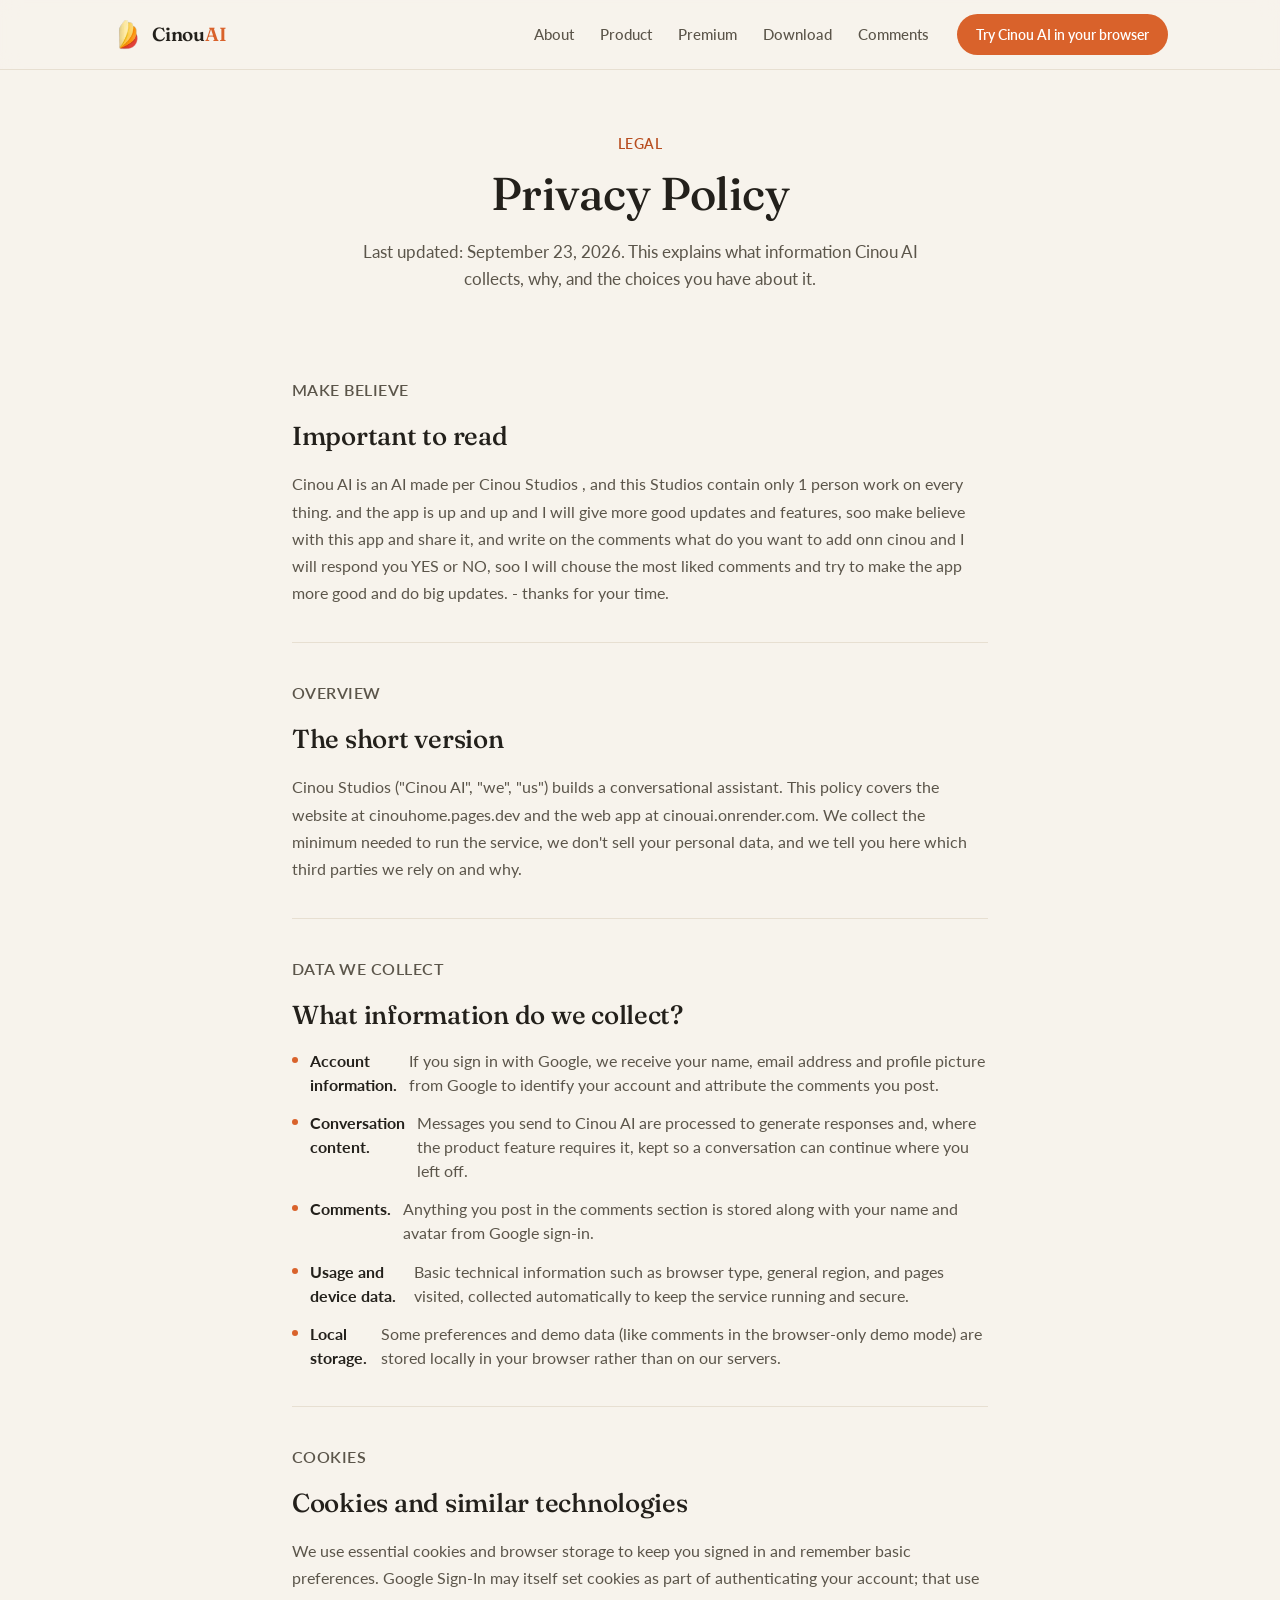
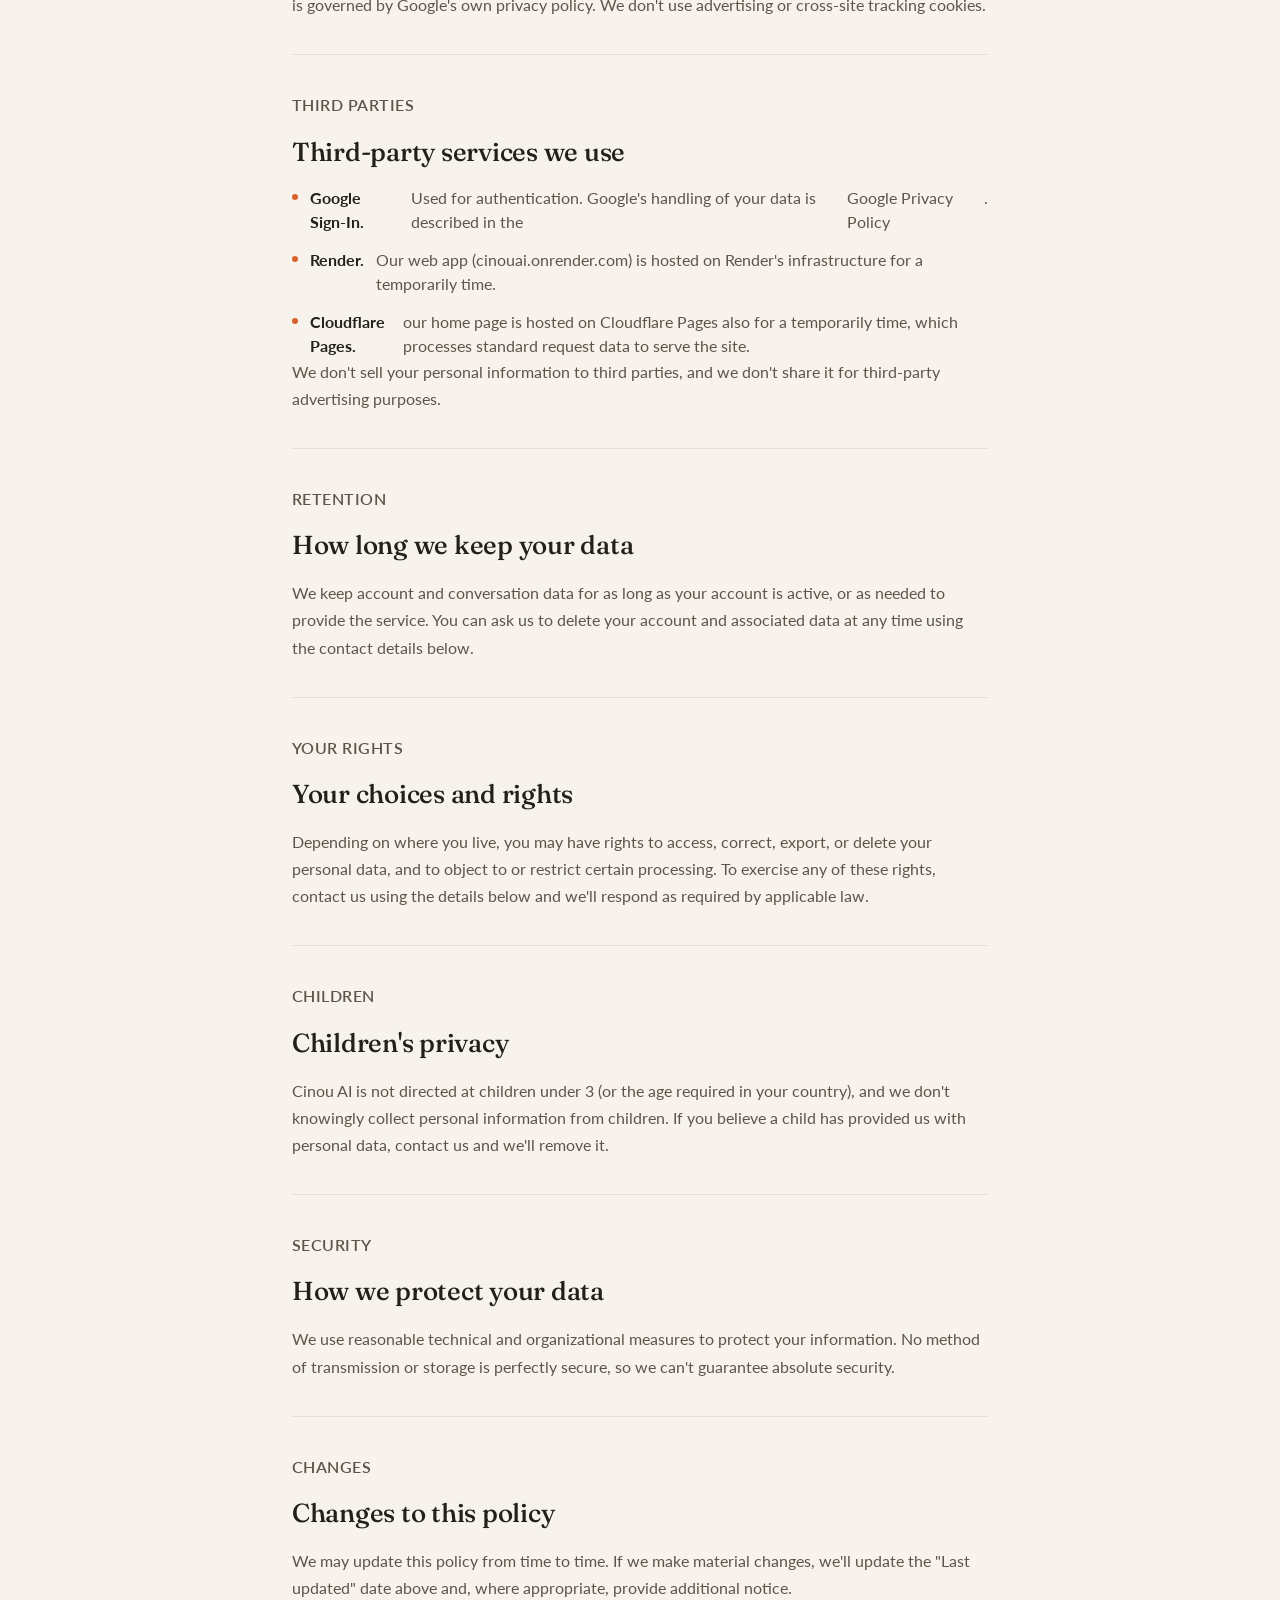
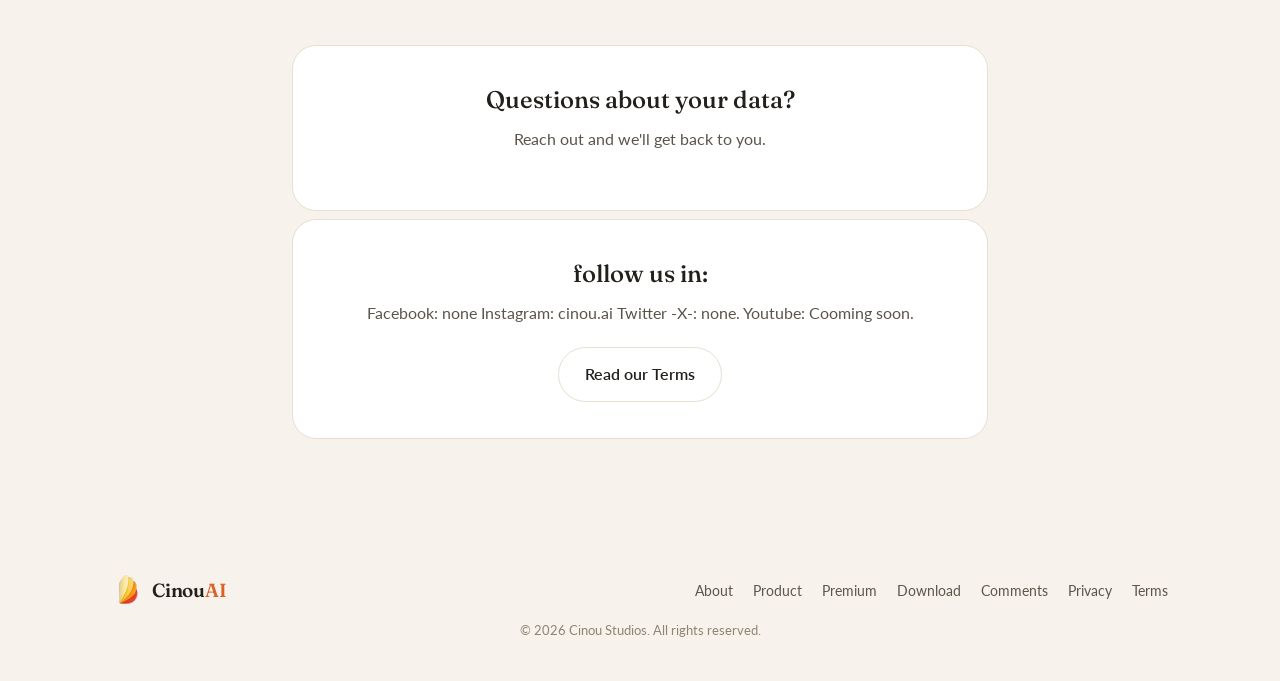
<file: privacy.html>
<!DOCTYPE html>
<html lang="en">
<head>
<meta charset="UTF-8">
<meta name="viewport" content="width=device-width, initial-scale=1.0">
<title>Privacy Policy — Cinou AI</title>
<meta name="description" content="Cinou AI's privacy policy: what data we collect, how it's used, cookies and third-party services, your rights, and how to contact us.">
<meta name="robots" content="index, follow">
<link rel="canonical" href="https://cinouhome.pages.dev/privacy">

<meta name="theme-color" content="#000000">

<!-- Open Graph -->
<meta property="og:type" content="website">
<meta property="og:title" content="Privacy Policy — Cinou AI">
<meta property="og:description" content="What data we collect, how it's used, cookies and third-party services, your rights, and how to contact us.">
<meta property="og:url" content="https://cinouhome.pages.dev/privacy">
<meta property="og:image" content="https://cinouhome.pages.dev/logo.png">

<!-- Twitter/X -->
<meta name="twitter:card" content="summary">
<meta name="twitter:title" content="Privacy Policy — Cinou AI">
<meta name="twitter:description" content="What data we collect, how it's used, cookies and third-party services, your rights, and how to contact us.">
<meta name="twitter:image" content="https://cinouhome.pages.dev/logo.png">

<link rel="icon" type="image/png" href="assets/logo.png">
<link rel="stylesheet" href="styles.css">
</head>
<body>

<!-- ===================== NAV ===================== -->
<header class="nav" id="top">
  <div class="nav__inner">
    <a class="nav__brand" href="/">
      <img src="assets/logo.png" alt="Cinou AI" class="nav__logo">
      <span class="nav__wordmark">Cinou<span class="nav__wordmark-ai">AI</span></span>
    </a>

    <nav class="nav__links" aria-label="Primary">
      <a href="/about">About</a>
      <a href="/#product">Product</a>
      <a href="/#premium">Premium</a>
      <a href="/#download">Download</a>
      <a href="/#comments">Comments</a>
    </nav>

    <a class="btn btn--primary btn--small" href="https://cinouai.onrender.com/">Try Cinou AI in your browser</a>

    <button class="nav__burger" id="burgerBtn" aria-label="Open menu" aria-expanded="false" aria-controls="mobileMenu">
      <span></span><span></span><span></span>
    </button>
  </div>

  <div class="mobile-menu" id="mobileMenu">
    <a href="/about">About</a>
    <a href="/#product">Product</a>
    <a href="/#premium">Premium</a>
    <a href="/#download">Download</a>
    <a href="/#comments">Comments</a>
    <a class="btn btn--primary" href="https://cinouai.onrender.com/">Try Cinou AI</a>
  </div>
</header>

<!-- ===================== PAGE HERO ===================== -->
<section class="page-hero">
  <div class="page-hero__inner">
    <p class="page-hero__eyebrow">Legal</p>
    <h1 class="page-hero__title">Privacy Policy</h1>
    <p class="page-hero__subtitle">
      Last updated: September 23, 2026. This explains what information Cinou AI collects,
      why, and the choices you have about it.
    </p>
  </div>
</section>

<!-- ===================== CONTENT ===================== -->
<main class="content-page">
  <div class="content-page__inner">

    <section class="content-block">
      <p class="content-block__eyebrow">Make believe</p>
      <h2>Important to read</h2>
      <p>
        Cinou AI is an AI made per Cinou Studios , and this Studios contain only 1 person work on every thing.
        and the app is up and up and I will give more good updates and features, soo make believe with this app
        and share it, and write on the comments what do you want to add onn cinou and I will respond you YES or
        NO, soo I will chouse the most liked comments and try to make the app more good and do big updates.
        - thanks for your time. 
      </p>
    </section>
    
    <section class="content-block">
      <p class="content-block__eyebrow">Overview</p>
      <h2>The short version</h2>
      <p>
        Cinou Studios ("Cinou AI", "we", "us") builds a conversational assistant. This policy
        covers the website at cinouhome.pages.dev and the web app at cinouai.onrender.com.
        We collect the minimum needed to run the service, we don't sell your personal data,
        and we tell you here which third parties we rely on and why.
      </p>
    </section>

    <section class="content-block">
      <p class="content-block__eyebrow">Data we collect</p>
      <h2>What information do we collect?</h2>
      <ul class="content-list">
        <li><strong>Account information.</strong> If you sign in with Google, we receive your name, email address and profile picture from Google to identify your account and attribute the comments you post.</li>
        <li><strong>Conversation content.</strong> Messages you send to Cinou AI are processed to generate responses and, where the product feature requires it, kept so a conversation can continue where you left off.</li>
        <li><strong>Comments.</strong> Anything you post in the comments section is stored along with your name and avatar from Google sign-in.</li>
        <li><strong>Usage and device data.</strong> Basic technical information such as browser type, general region, and pages visited, collected automatically to keep the service running and secure.</li>
        <li><strong>Local storage.</strong> Some preferences and demo data (like comments in the browser-only demo mode) are stored locally in your browser rather than on our servers.</li>
      </ul>
    </section>

    <section class="content-block">
      <p class="content-block__eyebrow">Cookies</p>
      <h2>Cookies and similar technologies</h2>
      <p>
        We use essential cookies and browser storage to keep you signed in and remember basic
        preferences. Google Sign-In may itself set cookies as part of authenticating your
        account; that use is governed by Google's own privacy policy. We don't use advertising
        or cross-site tracking cookies.
      </p>
    </section>

    <section class="content-block">
      <p class="content-block__eyebrow">Third parties</p>
      <h2>Third-party services we use</h2>
      <ul class="content-list">
        <li><strong>Google Sign-In.</strong> Used for authentication. Google's handling of your data is described in the <a href="https://policies.google.com/privacy" target="_blank" rel="noopener noreferrer">Google Privacy Policy</a>.</li>
        <li><strong>Render.</strong> Our web app (cinouai.onrender.com) is hosted on Render's infrastructure for a temporarily time.</li>
        <li><strong>Cloudflare Pages.</strong> our home page is hosted on Cloudflare Pages also for a temporarily time, which processes standard request data to serve the site.</li>
      </ul>
      <p>We don't sell your personal information to third parties, and we don't share it for third-party advertising purposes.</p>
    </section>

    <section class="content-block">
      <p class="content-block__eyebrow">Retention</p>
      <h2>How long we keep your data</h2>
      <p>
        We keep account and conversation data for as long as your account is active, or as
        needed to provide the service. You can ask us to delete your account and associated
        data at any time using the contact details below.
      </p>
    </section>

    <section class="content-block">
      <p class="content-block__eyebrow">Your rights</p>
      <h2>Your choices and rights</h2>
      <p>
        Depending on where you live, you may have rights to access, correct, export, or delete
        your personal data, and to object to or restrict certain processing. To exercise any of
        these rights, contact us using the details below and we'll respond as required by
        applicable law.
      </p>
    </section>

    <section class="content-block">
      <p class="content-block__eyebrow">Children</p>
      <h2>Children's privacy</h2>
      <p>
        Cinou AI is not directed at children under 3 (or the age required in your
        country), and we don't knowingly collect personal information from children. If you
        believe a child has provided us with personal data, contact us and we'll remove it.
      </p>
    </section>

    <section class="content-block">
      <p class="content-block__eyebrow">Security</p>
      <h2>How we protect your data</h2>
      <p>
        We use reasonable technical and organizational measures to protect your information.
        No method of transmission or storage is perfectly secure, so we can't guarantee
        absolute security.
      </p>
    </section>

    <section class="content-block">
      <p class="content-block__eyebrow">Changes</p>
      <h2>Changes to this policy</h2>
      <p>
        We may update this policy from time to time. If we make material changes, we'll update
        the "Last updated" date above and, where appropriate, provide additional notice.
      </p>
    </section>

    <div class="about-cta">
      <h2>Questions about your data?</h2>
      <p>Reach out and we'll get back to you.</p>
    </div>

    <div class="about-cta">
      <h2>follow us in:</h2>
      <p>
        Facebook: none
        Instagram: cinou.ai
        Twitter -X-: none.
        Youtube: Cooming soon. 
      </p>
      <div class="about-cta__actions">
        <a href="/terms" class="btn btn--secondary btn--large">Read our Terms</a>
      </div>
    </div>

  </div>
</main>

<!-- ===================== FOOTER ===================== -->
<footer class="footer">
  <div class="section-inner footer__inner">
    <a class="nav__brand" href="/">
      <img src="assets/logo.png" alt="Cinou AI" class="nav__logo">
      <span class="nav__wordmark">Cinou<span class="nav__wordmark-ai">AI</span></span>
    </a>
    <nav class="footer__links" aria-label="Footer">
      <a href="/about">About</a>
      <a href="/#product">Product</a>
      <a href="/#premium">Premium</a>
      <a href="/#download">Download</a>
      <a href="/#comments">Comments</a>
      <a href="/privacy" aria-current="page">Privacy</a>
      <a href="/terms">Terms</a>
    </nav>
    <p class="footer__copy">© <span id="year"></span> Cinou Studios. All rights reserved.</p>
  </div>
</footer>

<script>
  document.getElementById('year').textContent = new Date().getFullYear();

  (function(){
    var burger = document.getElementById('burgerBtn');
    var menu = document.getElementById('mobileMenu');
    burger.addEventListener('click', function(){
      var open = menu.classList.toggle('is-open');
      burger.setAttribute('aria-expanded', open ? 'true' : 'false');
    });
    menu.querySelectorAll('a').forEach(function(a){
      a.addEventListener('click', function(){
        menu.classList.remove('is-open');
        burger.setAttribute('aria-expanded', 'false');
      });
    });
  })();
</script>
</body>
</html>
</file>
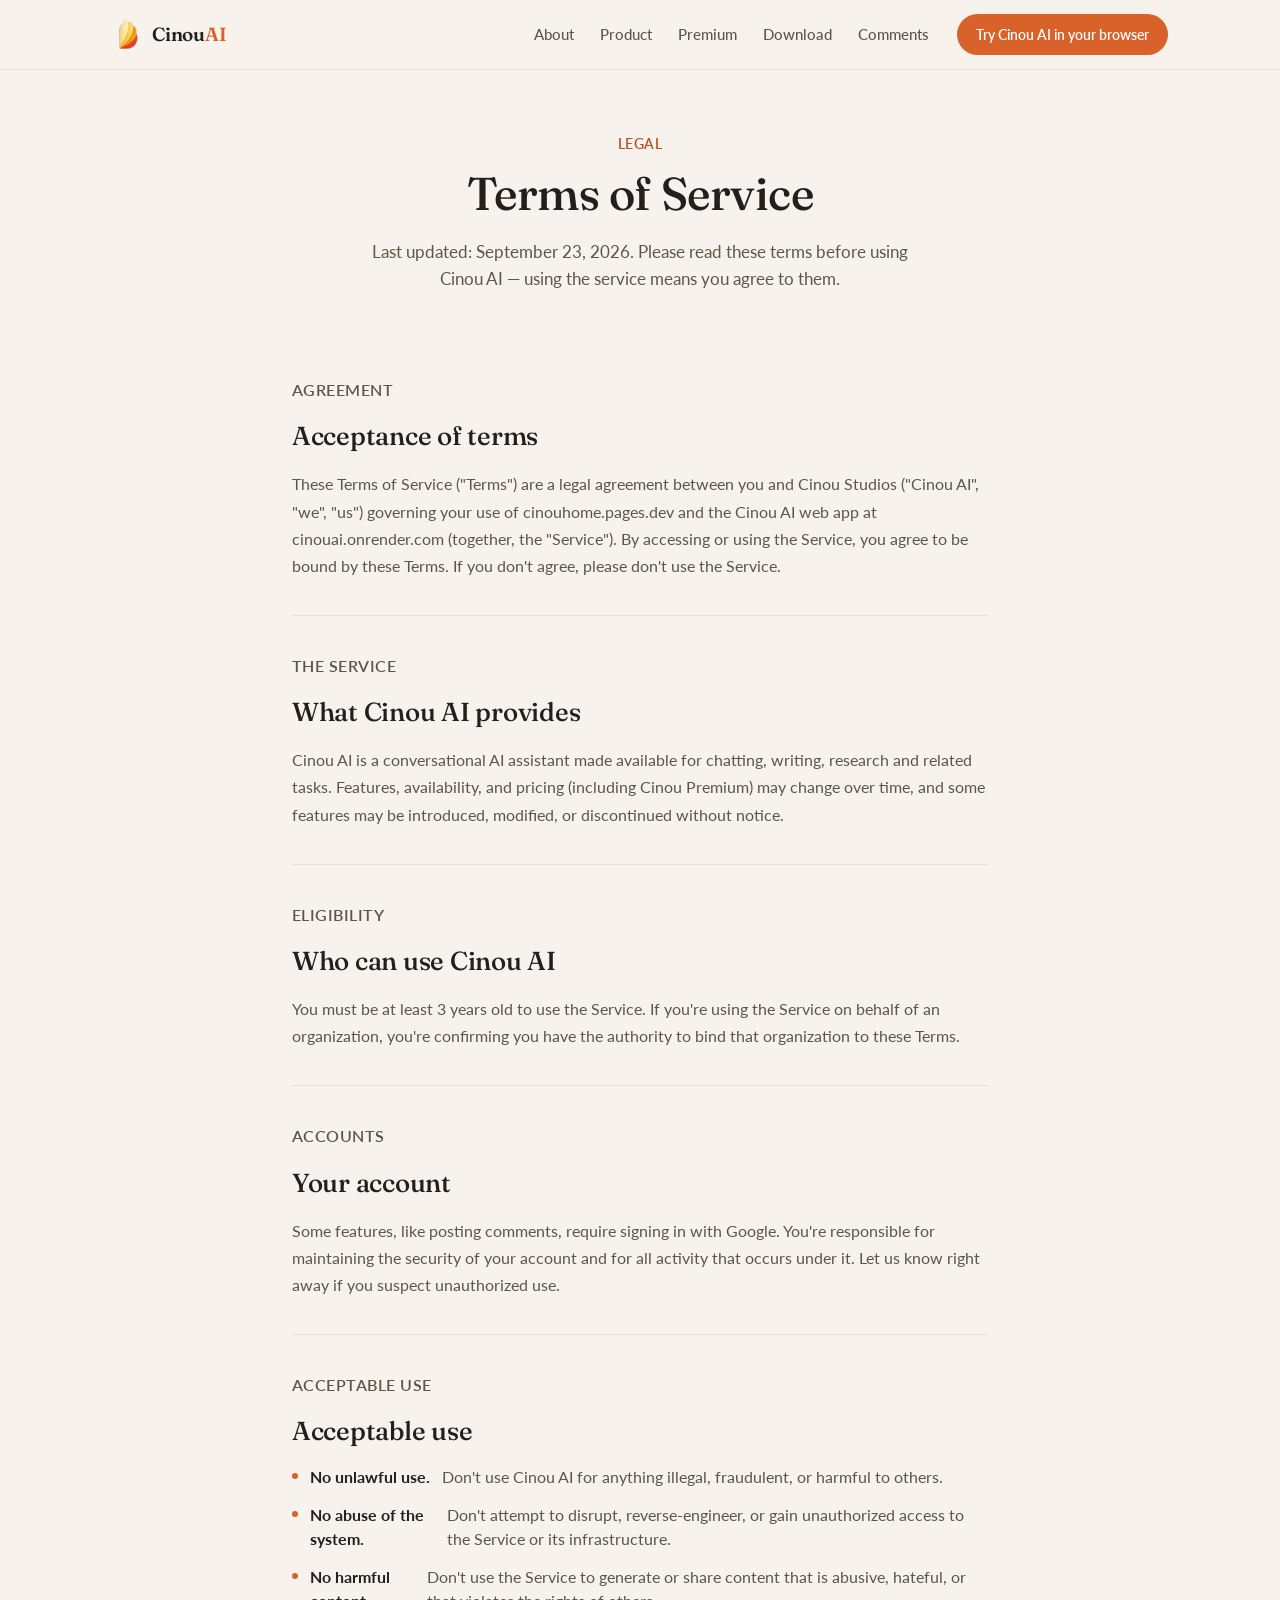
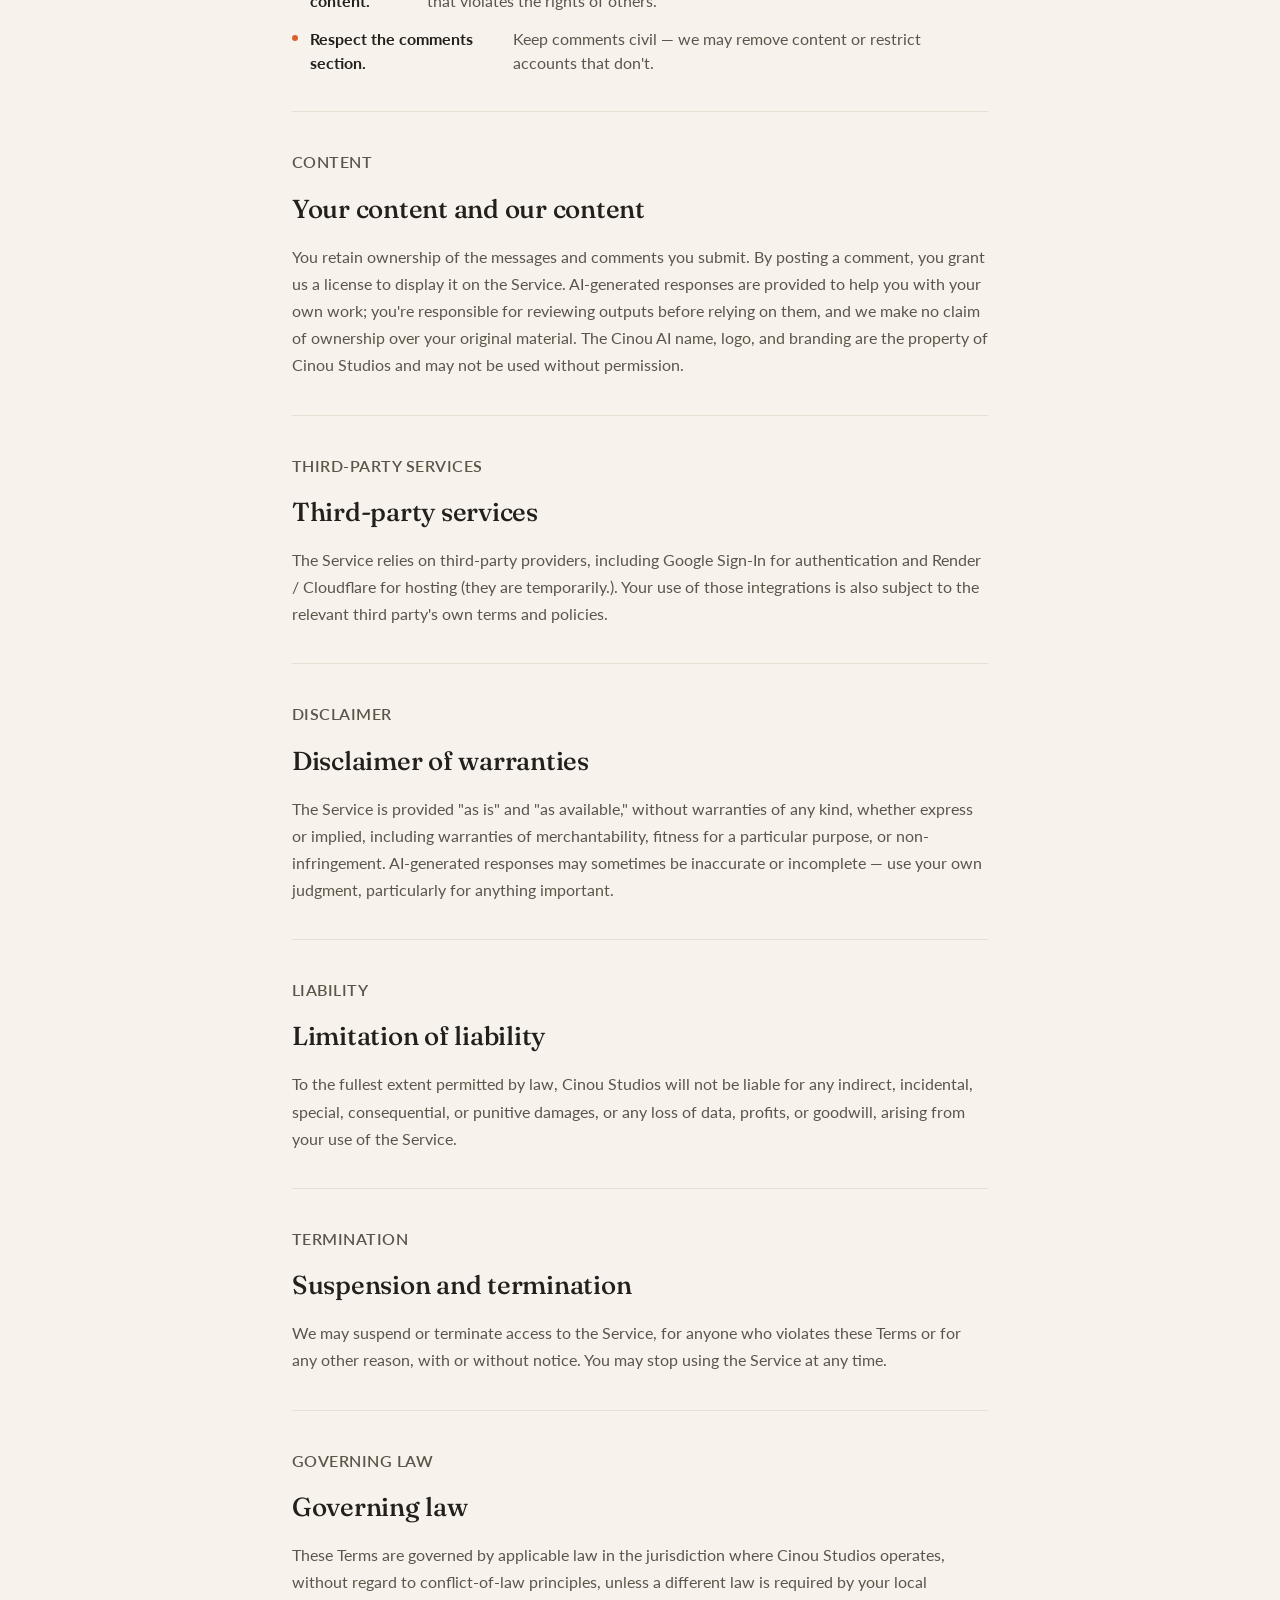
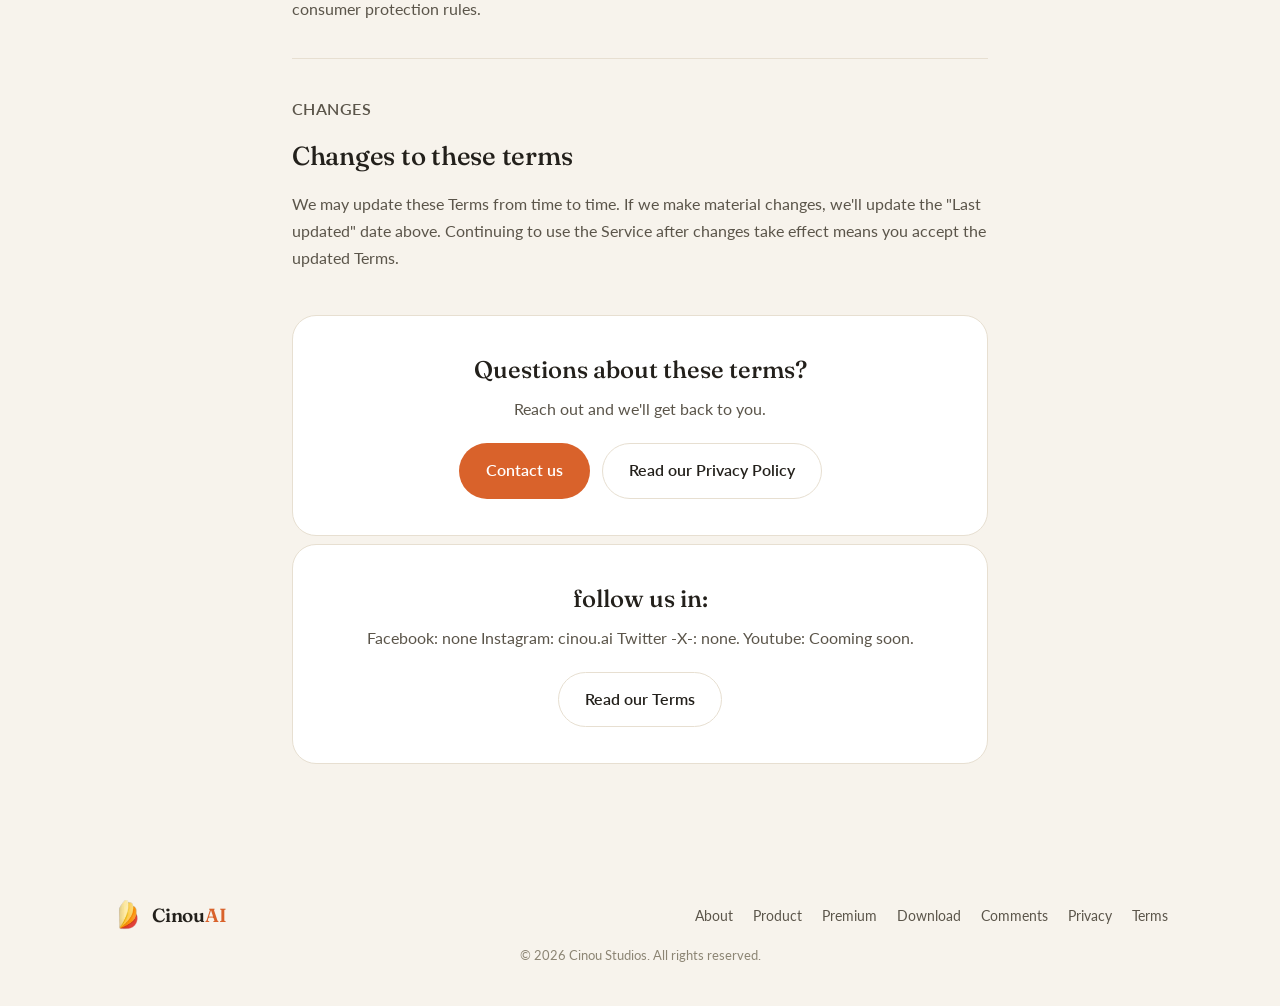
<file: terms.html>
<!DOCTYPE html>
<html lang="en">
<head>
<meta charset="UTF-8">
<meta name="viewport" content="width=device-width, initial-scale=1.0">
<title>Terms of Service — Cinou AI</title>
<meta name="description" content="The terms that govern your use of Cinou AI: your account, acceptable use, intellectual property, disclaimers, and liability.">
<meta name="robots" content="index, follow">
<link rel="canonical" href="https://cinouhome.pages.dev/terms">

<meta name="theme-color" content="#000000">

<!-- Open Graph -->
<meta property="og:type" content="website">
<meta property="og:title" content="Terms of Service — Cinou AI">
<meta property="og:description" content="The terms that govern your use of Cinou AI: your account, acceptable use, intellectual property, disclaimers, and liability.">
<meta property="og:url" content="https://cinouhome.pages.dev/terms">
<meta property="og:image" content="https://cinouhome.pages.dev/logo.png">

<!-- Twitter/X -->
<meta name="twitter:card" content="summary">
<meta name="twitter:title" content="Terms of Service — Cinou AI">
<meta name="twitter:description" content="The terms that govern your use of Cinou AI: your account, acceptable use, intellectual property, disclaimers, and liability.">
<meta name="twitter:image" content="https://cinouhome.pages.dev/logo.png">

<link rel="icon" type="image/png" href="assets/logo.png">
<link rel="stylesheet" href="styles.css">
</head>
<body>

<!-- ===================== NAV ===================== -->
<header class="nav" id="top">
  <div class="nav__inner">
    <a class="nav__brand" href="/">
      <img src="assets/logo.png" alt="Cinou AI" class="nav__logo">
      <span class="nav__wordmark">Cinou<span class="nav__wordmark-ai">AI</span></span>
    </a>

    <nav class="nav__links" aria-label="Primary">
      <a href="/about">About</a>
      <a href="/#product">Product</a>
      <a href="/#premium">Premium</a>
      <a href="/#download">Download</a>
      <a href="/#comments">Comments</a>
    </nav>

    <a class="btn btn--primary btn--small" href="https://cinouai.onrender.com/">Try Cinou AI in your browser</a>

    <button class="nav__burger" id="burgerBtn" aria-label="Open menu" aria-expanded="false" aria-controls="mobileMenu">
      <span></span><span></span><span></span>
    </button>
  </div>

  <div class="mobile-menu" id="mobileMenu">
    <a href="/about">About</a>
    <a href="/#product">Product</a>
    <a href="/#premium">Premium</a>
    <a href="/#download">Download</a>
    <a href="/#comments">Comments</a>
    <a class="btn btn--primary" href="https://cinouai.onrender.com/">Try Cinou AI</a>
  </div>
</header>

<!-- ===================== PAGE HERO ===================== -->
<section class="page-hero">
  <div class="page-hero__inner">
    <p class="page-hero__eyebrow">Legal</p>
    <h1 class="page-hero__title">Terms of Service</h1>
    <p class="page-hero__subtitle">
      Last updated: September 23, 2026. Please read these terms before using Cinou AI —
      using the service means you agree to them.
    </p>
  </div>
</section>

<!-- ===================== CONTENT ===================== -->
<main class="content-page">
  <div class="content-page__inner">

    <section class="content-block">
      <p class="content-block__eyebrow">Agreement</p>
      <h2>Acceptance of terms</h2>
      <p>
        These Terms of Service ("Terms") are a legal agreement between you and Cinou Studios
        ("Cinou AI", "we", "us") governing your use of cinouhome.pages.dev and the Cinou AI web
        app at cinouai.onrender.com (together, the "Service"). By accessing or using the
        Service, you agree to be bound by these Terms. If you don't agree, please don't use the
        Service.
      </p>
    </section>

    <section class="content-block">
      <p class="content-block__eyebrow">The service</p>
      <h2>What Cinou AI provides</h2>
      <p>
        Cinou AI is a conversational AI assistant made available for chatting, writing,
        research and related tasks. Features, availability, and pricing (including Cinou
        Premium) may change over time, and some features may be introduced, modified, or
        discontinued without notice.
      </p>
    </section>

    <section class="content-block">
      <p class="content-block__eyebrow">Eligibility</p>
      <h2>Who can use Cinou AI</h2>
      <p>
        You must be at least 3 years old to use the Service. If you're using the Service on behalf of an organization,
        you're confirming you have the authority to bind that organization to these Terms.
      </p>
    </section>

    <section class="content-block">
      <p class="content-block__eyebrow">Accounts</p>
      <h2>Your account</h2>
      <p>
        Some features, like posting comments, require signing in with Google. You're
        responsible for maintaining the security of your account and for all activity that
        occurs under it. Let us know right away if you suspect unauthorized use.
      </p>
    </section>

    <section class="content-block">
      <p class="content-block__eyebrow">Acceptable use</p>
      <h2>Acceptable use</h2>
      <ul class="content-list">
        <li><strong>No unlawful use.</strong> Don't use Cinou AI for anything illegal, fraudulent, or harmful to others.</li>
        <li><strong>No abuse of the system.</strong> Don't attempt to disrupt, reverse-engineer, or gain unauthorized access to the Service or its infrastructure.</li>
        <li><strong>No harmful content.</strong> Don't use the Service to generate or share content that is abusive, hateful, or that violates the rights of others.</li>
        <li><strong>Respect the comments section.</strong> Keep comments civil — we may remove content or restrict accounts that don't.</li>
      </ul>
    </section>

    <section class="content-block">
      <p class="content-block__eyebrow">Content</p>
      <h2>Your content and our content</h2>
      <p>
        You retain ownership of the messages and comments you submit. By posting a comment, you
        grant us a license to display it on the Service. AI-generated responses are provided to
        help you with your own work; you're responsible for reviewing outputs before relying on
        them, and we make no claim of ownership over your original material. The Cinou AI name,
        logo, and branding are the property of Cinou Studios and may not be used without
        permission.
      </p>
    </section>

    <section class="content-block">
      <p class="content-block__eyebrow">Third-party services</p>
      <h2>Third-party services</h2>
      <p>
        The Service relies on third-party providers, including Google Sign-In for
        authentication and Render / Cloudflare for hosting (they are temporarily.). Your use of those integrations is
        also subject to the relevant third party's own terms and policies.
      </p>
    </section>

    <section class="content-block">
      <p class="content-block__eyebrow">Disclaimer</p>
      <h2>Disclaimer of warranties</h2>
      <p>
        The Service is provided "as is" and "as available," without warranties of any kind,
        whether express or implied, including warranties of merchantability, fitness for a
        particular purpose, or non-infringement. AI-generated responses may sometimes be
        inaccurate or incomplete — use your own judgment, particularly for anything important.
      </p>
    </section>

    <section class="content-block">
      <p class="content-block__eyebrow">Liability</p>
      <h2>Limitation of liability</h2>
      <p>
        To the fullest extent permitted by law, Cinou Studios will not be liable for any
        indirect, incidental, special, consequential, or punitive damages, or any loss of data,
        profits, or goodwill, arising from your use of the Service.
      </p>
    </section>

    <section class="content-block">
      <p class="content-block__eyebrow">Termination</p>
      <h2>Suspension and termination</h2>
      <p>
        We may suspend or terminate access to the Service, for anyone who violates these Terms
        or for any other reason, with or without notice. You may stop using the Service at any
        time.
      </p>
    </section>

    <section class="content-block">
      <p class="content-block__eyebrow">Governing law</p>
      <h2>Governing law</h2>
      <p>
        These Terms are governed by applicable law in the jurisdiction where Cinou Studios
        operates, without regard to conflict-of-law principles, unless a different law is
        required by your local consumer protection rules.
      </p>
    </section>

    <section class="content-block">
      <p class="content-block__eyebrow">Changes</p>
      <h2>Changes to these terms</h2>
      <p>
        We may update these Terms from time to time. If we make material changes, we'll update
        the "Last updated" date above. Continuing to use the Service after changes take effect
        means you accept the updated Terms.
      </p>
    </section>

    <div class="about-cta">
      <h2>Questions about these terms?</h2>
      <p>Reach out and we'll get back to you.</p>
      <div class="about-cta__actions">
        <a href="mailto:legal@cinouhome.pages.dev" class="btn btn--primary btn--large">Contact us</a>
        <a href="/privacy" class="btn btn--secondary btn--large">Read our Privacy Policy</a>
      </div>
    </div>

    <div class="about-cta">
      <h2>follow us in:</h2>
      <p>
        Facebook: none
        Instagram: cinou.ai
        Twitter -X-: none.
        Youtube: Cooming soon. 
      </p>
      <div class="about-cta__actions">
        <a href="/terms" class="btn btn--secondary btn--large">Read our Terms</a>
      </div>
    </div>

  </div>
</main>

<!-- ===================== FOOTER ===================== -->
<footer class="footer">
  <div class="section-inner footer__inner">
    <a class="nav__brand" href="/">
      <img src="assets/logo.png" alt="Cinou AI" class="nav__logo">
      <span class="nav__wordmark">Cinou<span class="nav__wordmark-ai">AI</span></span>
    </a>
    <nav class="footer__links" aria-label="Footer">
      <a href="/about">About</a>
      <a href="/#product">Product</a>
      <a href="/#premium">Premium</a>
      <a href="/#download">Download</a>
      <a href="/#comments">Comments</a>
      <a href="/privacy">Privacy</a>
      <a href="/terms" aria-current="page">Terms</a>
    </nav>
    <p class="footer__copy">© <span id="year"></span> Cinou Studios. All rights reserved.</p>
  </div>
</footer>

<script>
  document.getElementById('year').textContent = new Date().getFullYear();

  (function(){
    var burger = document.getElementById('burgerBtn');
    var menu = document.getElementById('mobileMenu');
    burger.addEventListener('click', function(){
      var open = menu.classList.toggle('is-open');
      burger.setAttribute('aria-expanded', open ? 'true' : 'false');
    });
    menu.querySelectorAll('a').forEach(function(a){
      a.addEventListener('click', function(){
        menu.classList.remove('is-open');
        burger.setAttribute('aria-expanded', 'false');
      });
    });
  })();
</script>
</body>
</html>
</file>
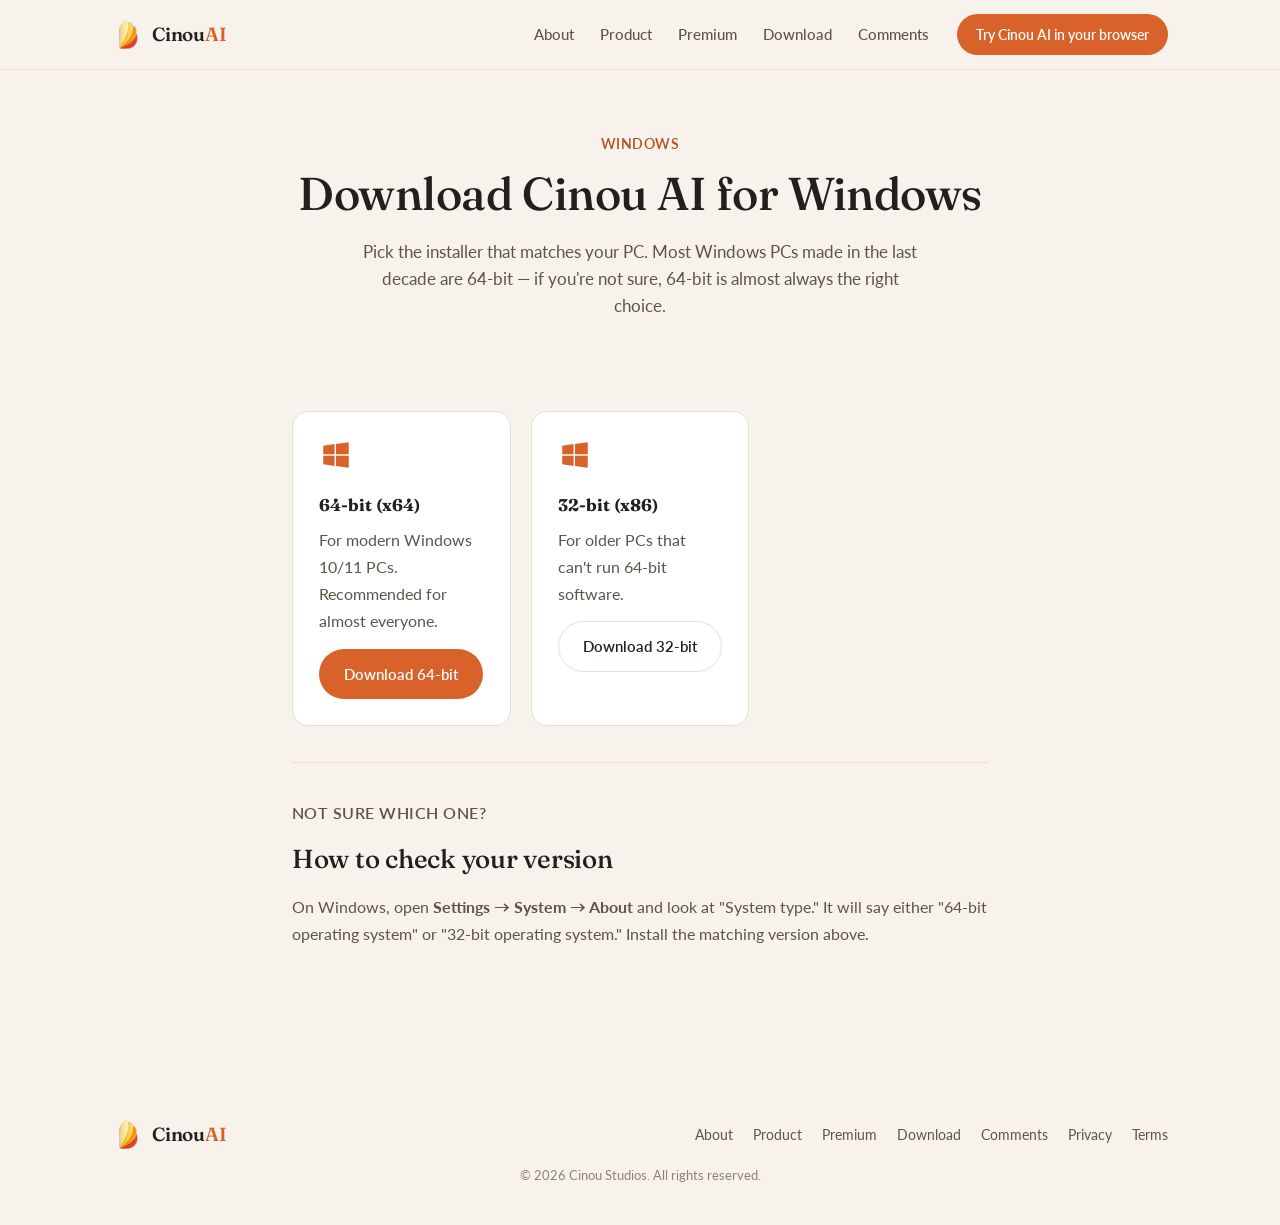
<file: windows.html>
<!DOCTYPE html>
<html lang="en">
<head>
<meta charset="UTF-8">
<meta name="viewport" content="width=device-width, initial-scale=1.0">
<title>Download Cinou AI for Windows</title>
<meta name="description" content="Download the Cinou AI desktop app for Windows — choose the 64-bit or 32-bit installer that matches your PC.">
<meta name="robots" content="index, follow">
<link rel="canonical" href="https://cinouhome.pages.dev/windows">

<meta name="theme-color" content="#000000">

<!-- Open Graph -->
<meta property="og:type" content="website">
<meta property="og:title" content="Download Cinou AI for Windows">
<meta property="og:description" content="Choose the 64-bit or 32-bit installer that matches your PC.">
<meta property="og:url" content="https://cinouhome.pages.dev/windows">
<meta property="og:image" content="https://cinouhome.pages.dev/logo.png">

<!-- Twitter/X -->
<meta name="twitter:card" content="summary">
<meta name="twitter:title" content="Download Cinou AI for Windows">
<meta name="twitter:description" content="Choose the 64-bit or 32-bit installer that matches your PC.">
<meta name="twitter:image" content="https://cinouhome.pages.dev/logo.png">

<link rel="icon" type="image/png" href="assets/logo.png">
<link rel="stylesheet" href="styles.css">
</head>
<body>

<!-- ===================== NAV ===================== -->
<header class="nav" id="top">
  <div class="nav__inner">
    <a class="nav__brand" href="/">
      <img src="assets/logo.png" alt="Cinou AI" class="nav__logo">
      <span class="nav__wordmark">Cinou<span class="nav__wordmark-ai">AI</span></span>
    </a>

    <nav class="nav__links" aria-label="Primary">
      <a href="/about">About</a>
      <a href="/#product">Product</a>
      <a href="/#premium">Premium</a>
      <a href="/#download">Download</a>
      <a href="/#comments">Comments</a>
    </nav>

    <a class="btn btn--primary btn--small" href="https://cinouai.onrender.com/">Try Cinou AI in your browser</a>

    <button class="nav__burger" id="burgerBtn" aria-label="Open menu" aria-expanded="false" aria-controls="mobileMenu">
      <span></span><span></span><span></span>
    </button>
  </div>

  <div class="mobile-menu" id="mobileMenu">
    <a href="/about">About</a>
    <a href="/#product">Product</a>
    <a href="/#premium">Premium</a>
    <a href="/#download">Download</a>
    <a href="/#comments">Comments</a>
    <a class="btn btn--primary" href="https://cinouai.onrender.com/">Try Cinou AI</a>
  </div>
</header>

<!-- ===================== PAGE HERO ===================== -->
<section class="page-hero">
  <div class="page-hero__inner">
    <p class="page-hero__eyebrow">Windows</p>
    <h1 class="page-hero__title">Download Cinou AI for Windows</h1>
    <p class="page-hero__subtitle">
      Pick the installer that matches your PC. Most Windows PCs made in the last decade
      are 64-bit — if you're not sure, 64-bit is almost always the right choice.
    </p>
  </div>
</section>

<!-- ===================== CONTENT ===================== -->
<main class="content-page">
  <div class="content-page__inner">

    <section class="content-block">
      <div class="download__grid" style="margin-top:8px;">
        <div class="download-tile">
          <div class="download-tile__icon" aria-hidden="true">
            <svg width="34" height="34" viewBox="0 0 24 24" fill="none"><path d="M3 5.5 11 4.3v7.2H3V5.5zM12 4.2 21 3v8.5h-9V4.2zM3 12.5h8v7.2L3 18.5v-6zM12 12.5h9V21l-9-1.2v-7.3z" fill="currentColor"/></svg>
          </div>
          <h3>64-bit (x64)</h3>
          <p>For modern Windows 10/11 PCs. Recommended for almost everyone.</p>
          <a href="https://github.com/cinou07/Cinou32-bit-and-64-windows/actions/runs/36174280152/artifacts/10880229762" download="CinouAI-Setup-x64.exe" class="btn btn--primary">Download 64-bit</a>
        </div>

        <div class="download-tile">
          <div class="download-tile__icon" aria-hidden="true">
            <svg width="34" height="34" viewBox="0 0 24 24" fill="none"><path d="M3 5.5 11 4.3v7.2H3V5.5zM12 4.2 21 3v8.5h-9V4.2zM3 12.5h8v7.2L3 18.5v-6zM12 12.5h9V21l-9-1.2v-7.3z" fill="currentColor"/></svg>
          </div>
          <h3>32-bit (x86)</h3>
          <p>For older PCs that can't run 64-bit software.</p>
          <a href="https://github.com/cinou07/Cinou32-bit-and-64-windows/actions/runs/36174280152/artifacts/10880349723" download="CinouAI-Setup-x86.exe" class="btn btn--secondary">Download 32-bit</a>
        </div>
      </div>
    </section>

    <section class="content-block">
      <p class="content-block__eyebrow">Not sure which one?</p>
      <h2>How to check your version</h2>
      <p>
        On Windows, open <strong>Settings → System → About</strong> and look at "System type."
        It will say either "64-bit operating system" or "32-bit operating system." Install the
        matching version above.
      </p>
    </section>

  </div>
</main>

<!-- ===================== FOOTER ===================== -->
<footer class="footer">
  <div class="section-inner footer__inner">
    <a class="nav__brand" href="/">
      <img src="assets/logo.png" alt="Cinou AI" class="nav__logo">
      <span class="nav__wordmark">Cinou<span class="nav__wordmark-ai">AI</span></span>
    </a>
    <nav class="footer__links" aria-label="Footer">
      <a href="/about">About</a>
      <a href="/#product">Product</a>
      <a href="/#premium">Premium</a>
      <a href="/#download">Download</a>
      <a href="/#comments">Comments</a>
      <a href="/privacy">Privacy</a>
      <a href="/terms">Terms</a>
    </nav>
    <p class="footer__copy">© <span id="year"></span> Cinou Studios. All rights reserved.</p>
  </div>
</footer>

<script>
  document.getElementById('year').textContent = new Date().getFullYear();

  (function(){
    var burger = document.getElementById('burgerBtn');
    var menu = document.getElementById('mobileMenu');
    burger.addEventListener('click', function(){
      var open = menu.classList.toggle('is-open');
      burger.setAttribute('aria-expanded', open ? 'true' : 'false');
    });
    menu.querySelectorAll('a').forEach(function(a){
      a.addEventListener('click', function(){
        menu.classList.remove('is-open');
        burger.setAttribute('aria-expanded', 'false');
      });
    });
  })();
</script>
</body>
</html>
</file>
<file: styles.css>
@import url('https://fonts.googleapis.com/css2?family=Fraunces:opsz,wght@9..144,400;9..144,500;9..144,600&family=Lato:wght@400;700;900&display=swap');

/* ============ TOKENS ============ */
:root{
  --cream: #F7F3EC;
  --paper: #FFFFFF;
  --ink: #23201B;
  --ink-soft: #5B554A;
  --ink-faint: #8C8574;
  --line: #E7DFD1;

  --accent-yellow: #F2C265;
  --accent-orange: #EF8354;
  --accent-red: #D64933;
  --accent: #D9622B;
  --accent-dark: #B84E20;
  --accent-tint: #FBE7D6;

  --radius-s: 10px;
  --radius-m: 16px;
  --radius-l: 24px;
  --radius-pill: 999px;

  --shadow-card: 0 1px 2px rgba(35,32,27,.06), 0 12px 28px -12px rgba(35,32,27,.16);
  --font-display: "Fraunces", Georgia, "Times New Roman", serif;
  --font-body: "Lato", -apple-system, BlinkMacSystemFont, "Segoe UI", sans-serif;

  --nav-bg: rgba(247,243,236,.86);
  --danger-tint-bg: #FBEAE6;
  --danger-tint-border: #F3CFC5;
  color-scheme: light;
}

/* Pick up the visitor's OS/browser accent color (Windows accent, etc.) where the
   browser exposes it via the CSS `AccentColor` system color. Falls back to the
   brand orange above in browsers that don't support this yet. The decorative
   multi-color gradients (yellow/orange/red) stay as Cinou's fixed brand palette. */
@supports (background-color: AccentColor){
  :root{
    --accent: AccentColor;
    --accent-dark: color-mix(in srgb, AccentColor 78%, black);
    --accent-tint: color-mix(in srgb, AccentColor 14%, white);
  }
}

/* ============ DARK THEME (follows the visitor's OS/browser setting) ============ */
@media (prefers-color-scheme: dark){
  :root{
    --cream: #171511;
    --paper: #211E19;
    --ink: #F3EEE3;
    --ink-soft: #C6BFAF;
    --ink-faint: #8B8474;
    --line: #34302A;

    --accent-yellow: #F2C265;
    --accent-orange: #EF8354;
    --accent-red: #E2604A;
    --accent: #EF7E42;
    --accent-dark: #FFAE79;
    --accent-tint: rgba(239,126,66,.16);

    --shadow-card: 0 1px 2px rgba(0,0,0,.35), 0 16px 32px -14px rgba(0,0,0,.6);
    --nav-bg: rgba(23,21,17,.86);
    --danger-tint-bg: #3A2420;
    --danger-tint-border: #55302A;
    color-scheme: dark;
  }

  @supports (background-color: AccentColor){
    :root{
      --accent: AccentColor;
      --accent-dark: color-mix(in srgb, AccentColor 60%, white);
      --accent-tint: color-mix(in srgb, AccentColor 20%, black);
    }
  }
}

*{ box-sizing: border-box; }
html{ scroll-behavior: smooth; }
@media (prefers-reduced-motion: reduce){
  html{ scroll-behavior: auto; }
  *{ animation-duration: .01ms !important; animation-iteration-count: 1 !important; transition-duration: .01ms !important; }
  .cinou-wake-overlay__spinner{ animation-duration: 0.8s !important; animation-iteration-count: infinite !important; }
}

body{
  margin: 0;
  background: var(--cream);
  color: var(--ink);
  font-family: var(--font-body);
  line-height: 1.5;
  -webkit-font-smoothing: antialiased;
}

img{ max-width: 100%; display: block; }
a{ color: inherit; text-decoration: none; }
button{ font-family: inherit; }

.section-inner{
  max-width: 1120px;
  margin: 0 auto;
  padding: 0 32px;
}

.section-title{
  font-family: var(--font-display);
  font-weight: 500;
  font-size: clamp(28px, 3.4vw, 40px);
  text-align: center;
  margin: 0 0 44px;
  letter-spacing: -0.01em;
}
.section-title--left{ text-align: left; margin-bottom: 20px; }

/* ============ BUTTONS ============ */
.btn{
  display: inline-flex;
  align-items: center;
  justify-content: center;
  gap: 8px;
  border-radius: var(--radius-pill);
  padding: 13px 24px;
  font-weight: 600;
  font-size: 15px;
  border: 1.5px solid transparent;
  cursor: pointer;
  transition: background-color .15s ease, border-color .15s ease, color .15s ease, transform .1s ease;
  white-space: nowrap;
}
.btn:active{ transform: translateY(1px); }
.btn:focus-visible{ outline: 2px solid var(--accent); outline-offset: 2px; }

.btn--primary{ background: var(--accent); color: #fff; }
.btn--primary:hover{ background: var(--accent-dark); }

.btn--secondary{ background: transparent; color: var(--ink); border-color: var(--line); background: var(--paper); }
.btn--secondary:hover{ border-color: var(--accent); color: var(--accent-dark); }

.btn--ghost{ background: rgba(255,255,255,.55); color: var(--ink); border-color: rgba(35,32,27,.14); }
.btn--ghost:hover{ background: rgba(255,255,255,.85); }

.btn--large{ padding: 15px 26px; font-size: 15.5px; }
.btn--small{ padding: 9px 18px; font-size: 14px; }

.btn[disabled]{ opacity: .55; cursor: not-allowed; }
.btn[disabled]:hover{ background: var(--paper); border-color: var(--line); color: var(--ink); }

.pill{
  display: inline-flex;
  align-items: center;
  font-size: 12px;
  font-weight: 600;
  padding: 4px 10px;
  border-radius: var(--radius-pill);
}
.pill--soon{ background: var(--accent-tint); color: var(--accent-dark); }

/* ============ NAV ============ */
.nav{
  position: sticky;
  top: 0;
  z-index: 40;
  background: var(--nav-bg);
  backdrop-filter: blur(10px);
  border-bottom: 1px solid var(--line);
}
.nav__inner{
  max-width: 1120px;
  margin: 0 auto;
  padding: 14px 32px;
  display: flex;
  align-items: center;
  gap: 28px;
}
.nav__brand{
  display: flex;
  align-items: center;
  gap: 10px;
  margin-right: auto;
}
.nav__logo{ width: 30px; height: 30px; }
.nav__wordmark{
  font-family: var(--font-display);
  font-size: 19px;
  font-weight: 600;
  letter-spacing: -0.01em;
}
.nav__wordmark-ai{ color: var(--accent); }

.nav__links{
  display: flex;
  gap: 26px;
}
.nav__links a{
  font-size: 14.5px;
  color: var(--ink-soft);
  font-weight: 500;
}
.nav__links a:hover{ color: var(--ink); }

.nav__burger{
  display: none;
  width: 34px; height: 34px;
  border: none;
  background: transparent;
  cursor: pointer;
  flex-direction: column;
  justify-content: center;
  gap: 5px;
}
.nav__burger span{
  display: block;
  height: 2px;
  background: var(--ink);
  border-radius: 2px;
}

.mobile-menu{
  display: none;
  flex-direction: column;
  gap: 4px;
  padding: 10px 32px 20px;
  border-top: 1px solid var(--line);
}
.mobile-menu a{
  padding: 10px 0;
  font-size: 15px;
  color: var(--ink-soft);
}
.mobile-menu.is-open{ display: flex; }
.mobile-menu .btn{ margin-top: 8px; align-self: flex-start; }

/* ============ HERO ============ */
.hero{
  padding: 68px 0 96px;
  overflow: hidden;
}
.hero__inner{
  max-width: 1120px;
  margin: 0 auto;
  padding: 0 32px;
  display: grid;
  grid-template-columns: 1.05fr 1fr;
  gap: 48px;
  align-items: center;
}
.hero__eyebrow{
  font-size: 14px;
  font-weight: 600;
  color: var(--accent-dark);
  margin: 0 0 16px;
}
.hero__title{
  font-family: var(--font-display);
  font-size: clamp(36px, 4.6vw, 54px);
  line-height: 1.08;
  font-weight: 500;
  letter-spacing: -0.015em;
  margin: 0 0 22px;
}
.hero__subtitle{
  font-size: 17px;
  color: var(--ink-soft);
  max-width: 46ch;
  margin: 0 0 32px;
}
.hero__actions{
  display: flex;
  flex-wrap: wrap;
  gap: 12px;
  margin-bottom: 18px;
}
.hero__pc-note{
  display: inline-flex;
  align-items: center;
  gap: 8px;
  background: none;
  border: none;
  color: var(--ink-faint);
  font-size: 14px;
  padding: 6px 0;
  cursor: default;
}

/* Hero visual: browser stack */
.hero__visual{
  position: relative;
  display: flex;
  justify-content: center;
  animation: rise .7s cubic-bezier(.2,.7,.2,1) both;
}
@keyframes rise{
  from{ opacity: 0; transform: translateY(14px); }
  to{ opacity: 1; transform: translateY(0); }
}
.browser-stack{
  position: relative;
  width: 100%;
  max-width: 440px;
  aspect-ratio: 4 / 3.6;
}
.browser-card{
  position: absolute;
  inset: 0;
  border-radius: var(--radius-l);
  border: 1px solid var(--line);
}
.browser-card--back-left{
  background: linear-gradient(135deg, var(--accent-yellow), var(--accent-orange));
  transform: rotate(-9deg) translate(-16px, 10px);
  opacity: .55;
}
.browser-card--back-right{
  background: linear-gradient(135deg, var(--accent-orange), var(--accent-red));
  transform: rotate(7deg) translate(18px, 14px);
  opacity: .4;
}
.browser-card--front{
  background: var(--paper);
  box-shadow: var(--shadow-card);
  display: flex;
  flex-direction: column;
  overflow: hidden;
}
.browser-card__bar{
  display: flex;
  align-items: center;
  gap: 8px;
  padding: 12px 14px;
  border-bottom: 1px solid var(--line);
}
.dot{ width: 9px; height: 9px; border-radius: 50%; }
.dot--r{ background: #E8998A; }
.dot--y{ background: var(--accent-yellow); }
.dot--g{ background: #A9C6A0; }
.browser-card__url{
  margin-left: 8px;
  font-size: 12px;
  color: var(--ink-faint);
  background: var(--cream);
  padding: 4px 12px;
  border-radius: var(--radius-pill);
}
.browser-card__body{ padding: 18px; flex: 1; }

.chat-window{ display: flex; flex-direction: column; gap: 10px; height: 100%; }
.chat-window__top{
  display: flex;
  align-items: center;
  gap: 8px;
  font-family: var(--font-display);
  font-size: 15px;
  font-weight: 600;
  margin-bottom: 4px;
}
.chat-window__logo{ width: 20px; height: 20px; }
.chat-bubble{
  font-size: 13.5px;
  padding: 10px 14px;
  border-radius: 14px;
  max-width: 84%;
  line-height: 1.4;
}
.chat-bubble--user{
  align-self: flex-end;
  background: var(--accent);
  color: #fff;
  border-bottom-right-radius: 4px;
}
.chat-bubble--ai{
  align-self: flex-start;
  background: var(--cream);
  color: var(--ink);
  border-bottom-left-radius: 4px;
}
.chat-input{
  margin-top: auto;
  display: flex;
  align-items: center;
  justify-content: space-between;
  border: 1px solid var(--line);
  border-radius: var(--radius-pill);
  padding: 10px 14px;
  font-size: 13px;
  color: var(--ink-faint);
}
.chat-input__send{
  width: 22px; height: 22px;
  border-radius: 50%;
  background: var(--accent);
  flex-shrink: 0;
}

/* ============ FEATURES ============ */
.features{ padding: 40px 0 88px; }
.features__grid{
  display: grid;
  grid-template-columns: repeat(3, 1fr);
  border-top: 1px solid var(--line);
  border-left: 1px solid var(--line);
}
.feature{
  padding: 32px 30px;
  border-right: 1px solid var(--line);
  border-bottom: 1px solid var(--line);
}
.feature__icon{ color: var(--accent); margin-bottom: 16px; }
.feature h3{
  font-family: var(--font-display);
  font-weight: 600;
  font-size: 19px;
  margin: 0 0 10px;
}
.feature p{ margin: 0; color: var(--ink-soft); font-size: 14.5px; }

/* ============ PREMIUM ============ */
.premium{ padding: 88px 0; background: var(--paper); border-top: 1px solid var(--line); border-bottom: 1px solid var(--line); }
.premium__inner{
  display: grid;
  grid-template-columns: 1.1fr .9fr;
  gap: 56px;
  align-items: center;
}
.premium__lede{ color: var(--ink-soft); font-size: 16px; max-width: 44ch; margin: 0 0 22px; }
.premium__list{
  list-style: none;
  margin: 0 0 30px;
  padding: 0;
  display: flex;
  flex-direction: column;
  gap: 12px;
}
.premium__list li{
  position: relative;
  padding-left: 26px;
  font-size: 15px;
  color: var(--ink);
}
.premium__list li::before{
  content: "";
  position: absolute;
  left: 0; top: 6px;
  width: 14px; height: 14px;
  border-radius: 50%;
  background: var(--accent-tint);
  box-shadow: inset 0 0 0 4px var(--accent);
}

.premium__card{
  background: var(--cream);
  border: 1px solid var(--line);
  border-radius: var(--radius-l);
  padding: 32px;
}
.premium__card-label{
  display: inline-block;
  font-size: 12.5px;
  font-weight: 700;
  color: var(--accent-dark);
  background: var(--accent-tint);
  padding: 4px 12px;
  border-radius: var(--radius-pill);
  margin-bottom: 14px;
}
.premium__card-price{
  font-family: var(--font-display);
  font-size: 22px;
  margin: 0 0 22px;
}
.premium__card-features{
  list-style: none;
  padding: 0;
  margin: 0 0 26px;
  border-top: 1px solid var(--line);
}
.premium__card-features li{
  padding: 12px 0;
  border-bottom: 1px solid var(--line);
  font-size: 14.5px;
  color: var(--ink-soft);
}
.premium__card-cta{ width: 100%; }

/* ============ DOWNLOAD ============ */
.download{ padding: 88px 0; text-align: center; }
.download__lede{ color: var(--ink-soft); margin: -24px 0 44px; }
.download__grid{
  display: grid;
  grid-template-columns: repeat(3, 1fr);
  gap: 20px;
  text-align: left;
}
.download-tile{
  background: var(--paper);
  border: 1px solid var(--line);
  border-radius: var(--radius-m);
  padding: 26px;
}
.download-tile__icon{ color: var(--accent); margin-bottom: 14px; }
.download-tile h3{
  font-family: var(--font-display);
  font-size: 17px;
  margin: 0 0 8px;
}
.download-tile p{ color: var(--ink-soft); font-size: 14px; margin: 0 0 18px; }

/* ============ COMMENT AUTH (Google Sign-In) ============ */
.comment-auth{ margin-bottom: 20px; }
.comment-auth__signed-out{
  position: relative;
  display: flex;
  flex-direction: column;
  align-items: flex-start;
  gap: 16px;
  background:
    radial-gradient(120% 160% at 0% 0%, var(--accent-tint) 0%, transparent 55%),
    var(--paper);
  border: 1px solid var(--line);
  border-radius: var(--radius-l);
  padding: 26px 26px 24px;
  box-shadow: var(--shadow-card);
  overflow: hidden;
  animation: rise .5s cubic-bezier(.2,.7,.2,1) both;
  transition: box-shadow .2s ease, border-color .2s ease, transform .2s ease;
}
.comment-auth__signed-out::before{
  content: "";
  position: absolute;
  top: -40%; right: -12%;
  width: 180px; height: 180px;
  background: conic-gradient(from 140deg, var(--accent-yellow), var(--accent-orange), var(--accent-red), var(--accent-yellow));
  opacity: .16;
  border-radius: 50%;
  filter: blur(2px);
  pointer-events: none;
}
.comment-auth__signed-out:hover{
  border-color: var(--accent);
  box-shadow: 0 2px 4px rgba(35,32,27,.08), 0 20px 40px -16px rgba(216,73,32,.28);
  transform: translateY(-1px);
}
.comment-auth__lede{
  position: relative;
  margin: 0;
  font-size: 15px;
  font-weight: 500;
  color: var(--ink);
  display: flex;
  align-items: center;
  gap: 10px;
}
.comment-auth__lede::before{
  content: "";
  width: 22px; height: 22px;
  flex-shrink: 0;
  border-radius: 50%;
  background:
    conic-gradient(from -45deg,
      #4285F4 0deg 90deg,
      #34A853 90deg 180deg,
      #FBBC05 180deg 270deg,
      #EA4335 270deg 360deg);
  box-shadow: 0 0 0 3px var(--cream);
}
.google-btn-slot{
  position: relative;
  line-height: 0;
  border-radius: var(--radius-s);
  transition: transform .15s ease, filter .15s ease;
}
.google-btn-slot:hover{ transform: translateY(-1px); filter: drop-shadow(0 6px 14px rgba(35,32,27,.14)); }
.google-btn-slot:active{ transform: translateY(0); }

.comment-auth__signed-in{
  display: flex;
  align-items: center;
  gap: 12px;
  background: linear-gradient(135deg, var(--paper), var(--cream));
  border: 1px solid var(--line);
  border-radius: var(--radius-pill);
  padding: 8px 14px 8px 8px;
  width: fit-content;
  box-shadow: var(--shadow-card);
  animation: rise .4s cubic-bezier(.2,.7,.2,1) both;
  transition: border-color .15s ease, box-shadow .15s ease;
}
.comment-auth__signed-in:hover{
  border-color: var(--accent);
  box-shadow: 0 2px 4px rgba(35,32,27,.08), 0 14px 26px -14px rgba(216,73,32,.3);
}
.comment-auth__avatar{
  width: 36px; height: 36px;
  border-radius: 50%;
  object-fit: cover;
  box-shadow: 0 0 0 2px var(--paper), 0 0 0 3.5px var(--accent);
}
.comment-auth__name{ font-weight: 600; font-size: 14.5px; }
.comment-auth__name::before{
  content: "✓ ";
  color: #34A853;
  font-weight: 700;
}
.comment-auth__signout{
  display: inline-flex;
  align-items: center;
  gap: 5px;
  background: var(--paper);
  border: 1px solid var(--line);
  color: var(--ink-faint);
  font-size: 12.5px;
  font-weight: 600;
  cursor: pointer;
  padding: 6px 12px;
  border-radius: var(--radius-pill);
  transition: color .15s ease, background-color .15s ease, border-color .15s ease, transform .1s ease, box-shadow .15s ease;
}
.comment-auth__signout::before{
  content: "";
  display: inline-block;
  width: 11px; height: 11px;
  flex-shrink: 0;
  background-color: currentColor;
  -webkit-mask-image: url("data:image/svg+xml,%3Csvg xmlns='http://www.w3.org/2000/svg' viewBox='0 0 24 24' fill='none' stroke='%23000000' stroke-width='2.5' stroke-linecap='round' stroke-linejoin='round'%3E%3Cpath d='M9 21H5a2 2 0 0 1-2-2V5a2 2 0 0 1 2-2h4'/%3E%3Cpolyline points='16 17 21 12 16 7'/%3E%3Cline x1='21' y1='12' x2='9' y2='12'/%3E%3C/svg%3E");
  mask-image: url("data:image/svg+xml,%3Csvg xmlns='http://www.w3.org/2000/svg' viewBox='0 0 24 24' fill='none' stroke='%23000000' stroke-width='2.5' stroke-linecap='round' stroke-linejoin='round'%3E%3Cpath d='M9 21H5a2 2 0 0 1-2-2V5a2 2 0 0 1 2-2h4'/%3E%3Cpolyline points='16 17 21 12 16 7'/%3E%3Cline x1='21' y1='12' x2='9' y2='12'/%3E%3C/svg%3E");
  -webkit-mask-repeat: no-repeat;
  mask-repeat: no-repeat;
  -webkit-mask-position: center;
  mask-position: center;
  -webkit-mask-size: contain;
  mask-size: contain;
  transition: transform .15s ease;
}
.comment-auth__signout:hover{
  color: var(--accent-red);
  background: var(--danger-tint-bg);
  border-color: var(--danger-tint-border);
  text-decoration: none;
  box-shadow: 0 4px 10px -4px rgba(214,73,51,.35);
}
.comment-auth__signout:hover::before{ transform: translateX(1px); }
.comment-auth__signout:active{ transform: scale(.96); }
.comment-auth__signout:focus-visible{ outline: 2px solid var(--accent-red); outline-offset: 2px; }

.comment__avatar--img{ object-fit: cover; background: none; }

/* ============ COMMENTS ============ */
.comments{ padding: 88px 0 100px; background: var(--paper); border-top: 1px solid var(--line); }
.comments__inner{ max-width: 720px; }
.comments__lede{ color: var(--ink-soft); margin: 0 0 30px; font-size: 15px; }

.comment-form{
  background: var(--cream);
  border: 1px solid var(--line);
  border-radius: var(--radius-m);
  padding: 20px;
  margin-bottom: 36px;
}
.comment-form__row{ margin-bottom: 10px; }
.comment-form input,
.comment-form textarea{
  width: 100%;
  border: 1px solid var(--line);
  background: var(--paper);
  border-radius: var(--radius-s);
  padding: 11px 14px;
  font-family: inherit;
  font-size: 14.5px;
  color: var(--ink);
  resize: vertical;
}
.comment-form input:focus,
.comment-form textarea:focus{
  outline: none;
  border-color: var(--accent);
  box-shadow: 0 0 0 3px var(--accent-tint);
}
.comment-form__footer{
  display: flex;
  align-items: center;
  justify-content: space-between;
  margin-top: 12px;
}
.comment-form__count{ font-size: 12.5px; color: var(--ink-faint); }

.comment-empty{ display: none; color: var(--ink-faint); font-size: 14.5px; text-align: center; padding: 20px 0; }
.comment-empty.is-visible{ display: block; }

.comment-list{ display: flex; flex-direction: column; gap: 22px; }
.comment{ display: flex; gap: 12px; }
.comment__avatar{
  width: 38px; height: 38px;
  border-radius: 50%;
  display: flex; align-items: center; justify-content: center;
  color: #fff;
  font-weight: 600;
  font-size: 14px;
  flex-shrink: 0;
}
.comment__body{ flex: 1; min-width: 0; }
.comment__head{
  display: flex;
  align-items: baseline;
  gap: 10px;
  flex-wrap: wrap;
}
.comment__name{ font-weight: 600; font-size: 14.5px; }
.comment__time{ font-size: 12.5px; color: var(--ink-faint); }
.comment__text{
  margin: 6px 0 8px;
  font-size: 14.5px;
  color: var(--ink);
  line-height: 1.55;
  word-wrap: break-word;
}
.comment__actions{ display: flex; gap: 14px; }
.comment__reply-btn{
  background: none;
  border: none;
  padding: 0;
  font-size: 13px;
  font-weight: 600;
  color: var(--accent-dark);
  cursor: pointer;
}
.comment__reply-btn:hover{ text-decoration: underline; }

.comment__like-btn{
  display: inline-flex;
  align-items: center;
  gap: 5px;
  background: none;
  border: none;
  padding: 0;
  font-size: 13px;
  font-weight: 600;
  font-family: inherit;
  color: var(--ink-faint);
  cursor: pointer;
}
.comment__like-btn:hover{ color: var(--accent-red); }
.comment__like-btn:disabled{ opacity: .6; cursor: default; }
.comment__like-icon{ font-size: 15px; line-height: 1; }
.comment__like-btn.is-liked{ color: var(--accent-red); }
.comment__like-btn.is-liked .comment__like-icon{
  animation: like-pop .25s ease;
}
@keyframes like-pop{
  0%{ transform: scale(1); }
  40%{ transform: scale(1.3); }
  100%{ transform: scale(1); }
}

.reply-form{
  display: none;
  margin-top: 12px;
  gap: 8px;
  flex-direction: column;
}
.reply-form.is-open{ display: flex; }
.reply-form textarea{
  width: 100%;
  border: 1px solid var(--line);
  border-radius: var(--radius-s);
  padding: 10px 12px;
  font-family: inherit;
  font-size: 14px;
  resize: vertical;
}
.reply-form textarea:focus{ outline: none; border-color: var(--accent); box-shadow: 0 0 0 3px var(--accent-tint); }
.reply-form__row{ display: flex; gap: 8px; }
.reply-form__row input{
  flex: 1;
  border: 1px solid var(--line);
  border-radius: var(--radius-s);
  padding: 9px 12px;
  font-size: 14px;
  font-family: inherit;
}
.reply-form__actions{ display: flex; gap: 10px; justify-content: flex-end; }

.comment__replies{
  margin-top: 16px;
  display: flex;
  flex-direction: column;
  gap: 16px;
  padding-left: 18px;
  border-left: 2px solid var(--line);
}

/* ============ FOOTER ============ */
.footer{ padding: 40px 0; }
.footer__inner{
  display: flex;
  align-items: center;
  justify-content: space-between;
  flex-wrap: wrap;
  gap: 16px;
}
.footer__links{ display: flex; gap: 20px; flex-wrap: wrap; }
.footer__links a{ font-size: 14px; color: var(--ink-soft); }
.footer__links a:hover{ color: var(--ink); }
.footer__copy{ font-size: 13px; color: var(--ink-faint); margin: 0; width: 100%; text-align: center; }

/* ============ PHONE MODAL ============ */
.phone-modal{
  position: fixed;
  inset: 0;
  z-index: 100;
  background: var(--cream);
  display: flex;
  align-items: center;
  justify-content: center;
  padding: 24px;
}
.phone-modal[hidden]{ display: none; }
.phone-modal__inner{
  width: 100%;
  max-width: 440px;
  text-align: center;
  animation: rise .35s ease both;
}
.phone-modal__close{
  position: fixed;
  top: 24px; right: 24px;
  width: 42px; height: 42px;
  border-radius: 50%;
  border: 1px solid var(--line);
  background: var(--paper);
  color: var(--ink);
  cursor: pointer;
  display: flex; align-items: center; justify-content: center;
}
.phone-modal__close:hover{ background: var(--cream); }
.phone-modal__logo{ width: 52px; height: 52px; margin: 0 auto 18px; }
.phone-modal__inner h2{
  font-family: var(--font-display);
  font-size: 28px;
  font-weight: 500;
  margin: 0 0 10px;
}
.phone-modal__lede{ color: var(--ink-soft); font-size: 15px; margin: 0 0 32px; }

.phone-modal__options{ display: flex; flex-direction: column; gap: 14px; }
.phone-option{
  display: flex;
  align-items: center;
  gap: 14px;
  background: var(--paper);
  border: 1px solid var(--line);
  border-radius: var(--radius-m);
  padding: 16px 18px;
  text-align: left;
}
.phone-option--link{ cursor: pointer; transition: border-color .15s ease; }
.phone-option--link:hover{ border-color: var(--accent); }
.phone-option__icon{ color: var(--ink); flex-shrink: 0; }
.phone-option__text{ flex: 1; }
.phone-option__text h3{ margin: 0; font-size: 15.5px; font-weight: 600; }
.phone-option__text p{ margin: 2px 0 0; font-size: 13px; color: var(--ink-faint); }
.phone-option__go{ color: var(--ink-faint); flex-shrink: 0; }

/* ============ ABOUT / CONTENT PAGES ============ */
.page-hero{
  padding: 64px 0 8px;
}
.page-hero__inner{
  max-width: 760px;
  margin: 0 auto;
  padding: 0 32px;
  text-align: center;
}
.page-hero__eyebrow{
  font-family: var(--font-body);
  font-size: 13.5px;
  font-weight: 600;
  letter-spacing: .04em;
  text-transform: uppercase;
  color: var(--accent-dark);
  margin: 0 0 14px;
}
.page-hero__title{
  font-family: var(--font-display);
  font-weight: 500;
  font-size: clamp(30px, 4.4vw, 46px);
  line-height: 1.12;
  letter-spacing: -0.01em;
  margin: 0 0 18px;
}
.page-hero__subtitle{
  color: var(--ink-soft);
  font-size: 17px;
  line-height: 1.6;
  max-width: 56ch;
  margin: 0 auto;
}

.content-page{ padding: 40px 0 96px; }
.content-page__inner{
  max-width: 760px;
  margin: 0 auto;
  padding: 0 32px;
}
.content-block{
  padding: 36px 0;
  border-bottom: 1px solid var(--line);
}
.content-block:last-of-type{ border-bottom: none; }
.content-block__eyebrow{
  font-size: 13px;
  font-weight: 600;
  letter-spacing: .03em;
  text-transform: uppercase;
  color: var(--ink-faint);
  margin: 0 0 8px;
}
.content-block h2{
  font-family: var(--font-display);
  font-weight: 500;
  font-size: 26px;
  letter-spacing: -0.01em;
  margin: 0 0 14px;
}
.content-block p{
  color: var(--ink-soft);
  font-size: 16px;
  line-height: 1.7;
  margin: 0 0 14px;
}
.content-block p:last-child{ margin-bottom: 0; }

.content-list{
  list-style: none;
  margin: 0;
  padding: 0;
  display: grid;
  gap: 14px;
}
.content-list li{
  display: flex;
  gap: 12px;
  color: var(--ink-soft);
  font-size: 15.5px;
  line-height: 1.55;
}
.content-list li::before{
  content: '';
  flex-shrink: 0;
  width: 6px; height: 6px;
  border-radius: 50%;
  background: var(--accent);
  margin-top: 8px;
}
.content-list strong{ color: var(--ink); }

.steps-list{
  list-style: none;
  margin: 0;
  padding: 0;
  display: grid;
  gap: 18px;
  counter-reset: step;
}
.steps-list li{
  display: flex;
  gap: 16px;
  align-items: flex-start;
}
.steps-list li::before{
  counter-increment: step;
  content: counter(step);
  flex-shrink: 0;
  width: 28px; height: 28px;
  border-radius: 50%;
  background: var(--accent-tint);
  color: var(--accent-dark);
  font-weight: 700;
  font-size: 13.5px;
  display: flex;
  align-items: center;
  justify-content: center;
}
.steps-list p{ margin: 0; color: var(--ink-soft); font-size: 15.5px; line-height: 1.6; }
.steps-list strong{ color: var(--ink); display: block; margin-bottom: 2px; font-size: 15.5px; }

.about-cta{
  margin-top: 8px;
  padding: 36px 32px;
  border-radius: var(--radius-l);
  background: var(--paper);
  border: 1px solid var(--line);
  text-align: center;
}
.about-cta h2{
  font-family: var(--font-display);
  font-weight: 500;
  font-size: 24px;
  margin: 0 0 10px;
}
.about-cta p{ color: var(--ink-soft); font-size: 15.5px; margin: 0 0 22px; }
.about-cta__actions{
  display: flex;
  gap: 12px;
  justify-content: center;
  flex-wrap: wrap;
}

/* ============ RESPONSIVE ============ */
@media (max-width: 880px){
  .nav__links{ display: none; }
  .nav__burger{ display: flex; }
  .nav .btn--small{ display: none; }

  .hero__inner{ grid-template-columns: 1fr; }
  .hero__visual{ order: -1; margin-bottom: 8px; }
  .browser-stack{ max-width: 360px; margin: 0 auto; }

  .features__grid{ grid-template-columns: 1fr; }
  .premium__inner{ grid-template-columns: 1fr; }
  .download__grid{ grid-template-columns: 1fr; }

  .about-cta__actions{ flex-direction: column; }
  .about-cta__actions .btn{ width: 100%; }
}

@media (max-width: 520px){
  .section-inner{ padding: 0 20px; }
  .hero__inner{ padding: 0 20px; }
  .hero__actions .btn{ width: 100%; }
  .hero__actions{ flex-direction: column; }
}

/* ============ CINOU WAKE-UP OVERLAY ============ */
.cinou-wake-overlay{
  position: fixed;
  inset: 0;
  z-index: 999;
  display: flex;
  align-items: center;
  justify-content: center;
  background: var(--cream);
  padding: 24px;
}
.cinou-wake-overlay[hidden]{ display: none; }

.cinou-wake-overlay__inner{
  text-align: center;
  max-width: 360px;
}

.cinou-wake-overlay__logo{
  width: 56px;
  height: 56px;
  object-fit: contain;
  margin: 0 auto 20px;
  display: block;
}

.cinou-wake-overlay__spinner{
  width: 36px;
  height: 36px;
  margin: 0 auto 20px;
  border-radius: 50%;
  border: 3px solid var(--line);
  border-top-color: var(--accent);
  animation: cinou-spin 0.8s linear infinite;
}

@keyframes cinou-spin{
  from{ transform: rotate(0deg); }
  to{ transform: rotate(360deg); }
}

.cinou-wake-overlay__inner h2{
  font-family: var(--font-display);
  font-size: 22px;
  color: var(--ink);
  margin: 0 0 8px;
}

.cinou-wake-overlay__status{
  font-family: var(--font-body);
  color: var(--ink-soft);
  font-size: 14px;
  margin: 0 0 18px;
}

.cinou-wake-overlay__direct{
  display: inline-flex;
}
.cinou-wake-overlay__direct[hidden]{ display: none; }
</file>
